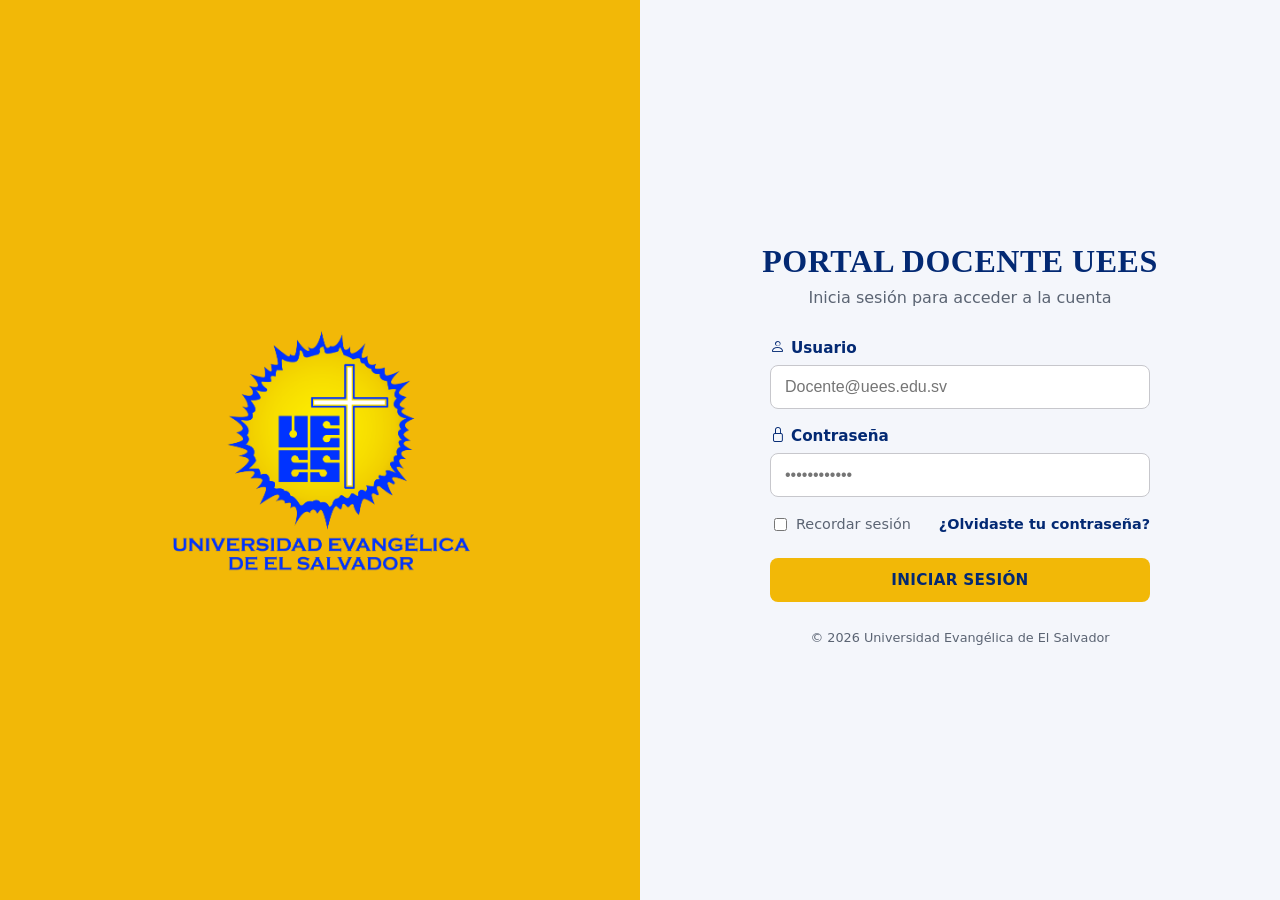
<file: index.html>
<!DOCTYPE html>
<html lang="es">
<head>
<meta charset="UTF-8">
<meta name="viewport" content="width=device-width, initial-scale=1.0">
<title>Portal Docente UEES - Iniciar sesión</title>
<link rel="stylesheet" href="src/css/styles.css">

<link rel="stylesheet" href="https://cdn.jsdelivr.net/npm/bootstrap-icons@1.11.3/font/bootstrap-icons.css">
</head>
<body>
<!-- VISTA: INICIO DE SESION   -->
<section id="view-login" class="screen active">
  <div class="login-wrap">
    <div class="login-brand">
      <div class="brand-logo">
        <img src="src/assets/img/logo-uees.png" alt="Logo Universidad Evangélica de El Salvador" width="325">
      </div>
    </div>
    <div class="login-panel">
      <h1 class="login-title">PORTAL DOCENTE UEES</h1>
      <p class="login-subtitle">Inicia sesión para acceder a la cuenta</p>
      <form id="login-form" novalidate>
        <label class="field">
          <span class="field-label">
            <i class="bi bi-person" aria-hidden="true"></i>
            Usuario
          </span>
          <input type="text" id="login-user" placeholder="Docente@uees.edu.sv" autocomplete="username">
        </label>
        <label class="field">
          <span class="field-label">
            <i class="bi bi-lock" aria-hidden="true"></i>
            Contraseña
          </span>
          <input type="password" id="login-pass" placeholder="••••••••••••" autocomplete="current-password">
        </label>
        <p id="login-error" class="login-error" hidden>Ingresa tu usuario y contraseña para continuar.</p>
        <div class="login-row">
          <label class="checkbox">
            <input type="checkbox" id="login-remember">
            Recordar sesión
          </label>
          <a href="#" class="link">¿Olvidaste tu contraseña?</a>
        </div>
        <button type="submit" class="btn btn-primary btn-block">INICIAR SESIÓN</button>
      </form>
      <p class="login-footer">&copy; 2026 Universidad Evangélica de El Salvador</p>
    </div>
  </div>
</section>
<script src="src/js/main.js"></script>
</body>
</html>
</file>
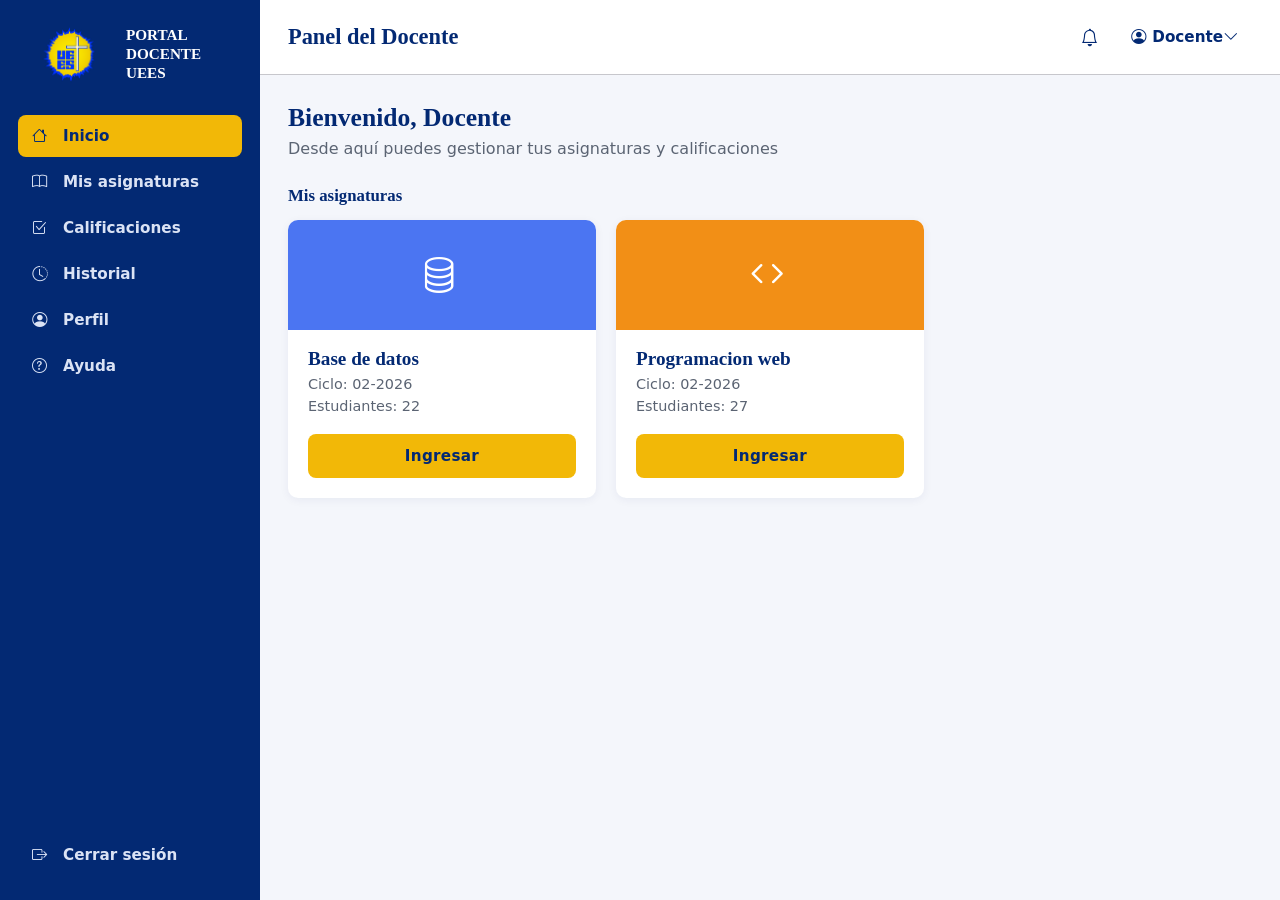
<file: portal-docente.html>
<!DOCTYPE html>
<html lang="es">
<head>
<meta charset="UTF-8">
<meta name="viewport" content="width=device-width, initial-scale=1.0">
<title>Portal Docente UEES - Panel</title>
<link rel="stylesheet" href="src/css/styles.css">

<link rel="stylesheet" href="https://cdn.jsdelivr.net/npm/bootstrap-icons@1.11.3/font/bootstrap-icons.css">
</head>
<body class="app-page">

<div id="mobile-overlay" class="mobile-overlay"></div>

<aside id="sidebar" class="sidebar">
  <div class="sidebar-brand">
    <img src="src/assets/img/isotipo-uees.png" alt="Logo UEES" width="90">
    <span class="sidebar-brand-text">PORTAL<br>DOCENTE<br>UEES</span>
  </div>

  <nav class="sidebar-nav">
    <a href="#" class="nav-item" data-nav="dashboard">
      
      <i class="bi bi-house" aria-hidden="true"></i><span>Inicio</span>
    </a>
    <a href="#" class="nav-item" data-nav="evaluations">
      
      <i class="bi bi-book" aria-hidden="true"></i><span>Mis asignaturas</span>
    </a>
    <a href="#" class="nav-item" data-nav="grades">
      
      <i class="bi bi-check2-square" aria-hidden="true"></i><span>Calificaciones</span>
    </a>
    <a href="#" class="nav-item" data-nav="dashboard">
      
      <i class="bi bi-clock-history" aria-hidden="true"></i><span>Historial</span>
    </a>
    <a href="#" class="nav-item" data-nav="dashboard">
      
      <i class="bi bi-person-circle" aria-hidden="true"></i><span>Perfil</span>
    </a>
    <a href="#" class="nav-item" data-nav="dashboard">
      
      <i class="bi bi-question-circle" aria-hidden="true"></i><span>Ayuda</span>
    </a>
  </nav>

  <button id="logout-btn" class="nav-item nav-item-logout">
    
    <i class="bi bi-box-arrow-right" aria-hidden="true"></i><span>Cerrar sesión</span>
  </button>
</aside>

<div class="main-col">
  <header class="topbar">
    <button id="menu-toggle" class="icon-btn menu-toggle" aria-label="Abrir menú">
      
      <i class="bi bi-list" aria-hidden="true"></i>
    </button>

    <button id="back-btn" class="back-btn" hidden>
      
      <i class="bi bi-arrow-left" aria-hidden="true"></i><span>Volver</span>
    </button>

    <h2 id="topbar-title" class="topbar-title">Base de Datos</h2>

    <div class="topbar-actions">
      <button class="icon-btn" aria-label="Notificaciones">
        
        <i class="bi bi-bell" aria-hidden="true"></i>
      </button>
      <button class="icon-btn user-chip" aria-label="Perfil docente">
        
        <i class="bi bi-person-circle" aria-hidden="true"></i><span>Docente</span>
        
        <i class="bi bi-chevron-down" aria-hidden="true"></i>
      </button>
    </div>
  </header>

  <main class="content">

    <!--  PAGINA: PANEL DEL DOCENTE -->
    <section id="page-dashboard" class="page active">
      <h1 class="page-title">Bienvenido, Docente</h1>
      <p class="page-subtitle">Desde aquí puedes gestionar tus asignaturas y calificaciones</p>

      <h3 class="section-label">Mis asignaturas</h3>

      <div id="subject-cards" class="subject-grid"></div>
    </section>

    <!--PAGINA: SELECCION DE EVALUACION-->
    <section id="page-evaluations" class="page">
      <div class="info-banner">
        <div>
          <h2 id="eval-group-title">Grupo: BD-01</h2>
          <p>
            <i class="bi bi-people" aria-hidden="true"></i><span id="eval-group-count">Estudiantes inscritos: 22</span>
          </p>
        </div>
      </div>

      <h3 class="section-label">Seleccionar evaluación</h3>
      <select id="eval-filter" class="select">
        <option value="all">Todas las evaluaciones</option>
        <option value="Tarea">Tareas</option>
        <option value="Parcial">Parciales</option>
        <option value="Proyecto">Proyectos</option>
      </select>

      
      <table class="eval-table">
        <thead>
          <tr><th>Evaluación</th><th>Tipo</th><th>Fecha</th><th>Acciones</th></tr>
        </thead>
        <tbody id="eval-table-body"></tbody>
      </table>

      <div id="eval-list" class="eval-list"></div>
    </section>

    <!--PAGINA: CARGA DE NOTAS-->
    <section id="page-grades" class="page">
      <div class="info-banner">
        <div>
          <h2 id="grades-group-title">Grupo: BD-01</h2>
          <p>
            <i class="bi bi-journal-text" aria-hidden="true"></i><span id="grades-eval-title">Evaluación: Parcial 1</span>
          </p>
        </div>
        <div class="due-date">
          <i class="bi bi-calendar3" aria-hidden="true"></i><span id="grades-due-date">Fecha límite: 21/08/26</span>
        </div>
      </div>

      <div id="locked-banner" class="info-banner locked" hidden>
        <i class="bi bi-lock" aria-hidden="true"></i>
        <span>Estas calificaciones ya fueron trasladadas y no pueden modificarse.</span>
      </div>

      <table class="grades-table">
        <thead>
          <tr><th>#</th><th>CIF</th><th>Estudiante</th><th>Nota</th><th>Estado</th></tr>
        </thead>
        <tbody id="grades-table-body"></tbody>
      </table>

      <div id="grades-accordion" class="grades-accordion"></div>

      <div class="grades-actions">
        <button id="cancel-grades" class="btn btn-outline">Cancelar</button>
        <button id="save-grades" class="btn btn-primary">
          <i class="bi bi-bookmark" aria-hidden="true"></i>Guardar Calificaciones
        </button>
        <button id="translate-grades" class="btn btn-success">
          <i class="bi bi-arrow-left-right" aria-hidden="true"></i>Trasladar
        </button>
      </div>

      <p class="min-grade-note">
        <i class="bi bi-info-circle" aria-hidden="true"></i>Nota mínima aprobatoria: <span id="min-grade">6.0</span>
      </p>
    </section>

  </main>
</div>

<div id="toast" class="toast" hidden></div>

<script src="src/js/main.js"></script>
</body>
</html>
</file>
<file: src/css/styles.css>
:root{
  --navy: #032973;
  --navy-light: #16357a;
  --gold: #F2B807;
  --gold-dark: #d9a300;
  --bg: #f4f6fb;
  --card-bg: #ffffff;
  --border: #C7C7CC;
  --text: #032973;
  --text-muted: #5b6473;
  --green-bg: #C5FFC4; --green-text: #244F23;
  --red-bg: #FFDEDE;   --red-text: #960F00;
  --amber-bg: #fdead0; --amber-text: #b8720b;
  --radius: 10px;
  --shadow: 0 2px 10px rgba(14,42,94,.06);
  font-size: 16px;
}

*{ box-sizing: border-box; }
html,body{ margin:0; padding:0; }
body{
  font-family: "Segoe UI", system-ui, -apple-system, Arial, sans-serif;
  background: var(--bg);
  color: var(--text);
  -webkit-font-smoothing: antialiased;
}
h1,h2,h3{ font-family: Georgia, "Times New Roman", serif; color: var(--navy); margin: 0; }
a{ color: inherit; text-decoration: none; }
button{ font-family: inherit; cursor: pointer; }


.bi{ margin-right:6px; vertical-align:-0.125em; }


.screen{ display:none; min-height:100vh; }
.screen.active{ display:block; }


#view-login.active{ display:flex; }
.login-wrap{
  display:flex; width:100%; min-height:100vh;
}
.login-brand{
  flex: 0 0 50%;
  background: linear-gradient(160deg, var(--gold) 0%, #F2B807 100%);
  display:flex; flex-direction:column; align-items:center; justify-content:center;
  gap: 20px; padding: 40px;
}
.brand-logo img,
.sidebar-brand img{ object-fit: contain; display:block; }

.brand-name{
  color: var(--navy); font-weight: 700; text-align:center; letter-spacing:.5px;
  font-family: Georgia, serif; line-height:1.4; margin:0;
}
.login-panel{
  flex:1; display:flex; flex-direction:column; align-items:center; justify-content:center;
  padding: 40px 24px; text-align:center;
}
.login-title{ font-size: 2rem; letter-spacing: .5px; }
.login-subtitle{ color: var(--text-muted); margin: 8px 0 32px; }

#login-form{ width:100%; max-width: 380px; text-align:left; }
.field{ display:block; margin-bottom: 18px; }
.field-label{
  display:flex; align-items:center; font-weight:600; color: var(--navy);
  margin-bottom: 8px; font-size:.95rem;
}
.field input{
  width:100%; padding: 12px 14px; border:1px solid var(--border);
  border-radius: 8px; font-size: 1rem; background:#fff;
}
.field input:focus{ outline: 2px solid var(--gold); border-color: var(--gold); }

.login-error{
  background: var(--red-bg); color: var(--red-text); padding:10px 12px;
  border-radius: 8px; font-size:.9rem; margin: -6px 0 16px;
}

.login-row{
  display:flex; align-items:center; justify-content:space-between;
  margin-bottom: 24px; font-size:.9rem;
}
.checkbox{ display:flex; align-items:center; gap:6px; color:var(--text-muted); }
.link{ color: var(--navy); font-weight:600; }
.link:hover{ text-decoration: underline; }

.btn{
  border:none; border-radius: 8px; font-weight:700; padding: 13px 20px;
  font-size: .95rem; letter-spacing:.3px; transition: filter .15s ease, transform .05s ease;
}
.btn:active{ transform: translateY(1px); }
.btn-primary{ background: var(--gold); color: var(--navy); }
.btn-primary:hover{ filter: brightness(0.95); }
.btn-outline{ background:#fff; color: var(--navy); border:1px solid var(--border); }
.btn-outline:hover{ background:#f2f4f8; }
.btn-success{ background: var(--green-text); color:#fff; }
.btn-success:hover{ filter: brightness(0.92); }
.btn:disabled{ opacity:.5; cursor:not-allowed; filter:none; transform:none; }
.btn-block{ display:block; width:100%; }

.login-footer{ margin-top: 28px; color: var(--text-muted); font-size:.8rem; }


body.app-page{ display:flex; min-height:100vh; margin:0; }

.sidebar{
  width: 260px; flex-shrink:0; background: var(--navy); color:#fff;
  display:flex; flex-direction:column; padding: 24px 18px;
  min-height: 100vh;
}
.sidebar-brand{
  display:flex; align-items:center; gap: 12px; margin-bottom: 32px; padding: 0 6px;
}
.sidebar-brand-text{ font-family: Georgia, serif; font-weight:700; font-size:.95rem; line-height:1.25; }

.sidebar-nav{ display:flex; flex-direction:column; gap: 4px; flex:1; }
.nav-item{
  display:flex; align-items:center; gap:10px; padding: 12px 14px;
  border-radius: 8px; color: #dbe3f5; font-weight:600; font-size:.95rem;
  border:none; background:none; text-align:left; width:100%;
}
.nav-item:hover{ background: rgba(255,255,255,.08); color:#fff; }
.nav-item.active{ background: var(--gold); color: var(--navy); }
.nav-item-logout{ margin-top: 12px; color:#dbe3f5; }


.main-col{ flex:1; min-width:0; display:flex; flex-direction:column; }

.topbar{
  display:flex; align-items:center; gap: 14px; background:#fff;
  padding: 18px 28px; border-bottom: 1px solid var(--border);
}
.topbar-title{ font-size: 1.4rem; flex:1; }
.topbar-actions{ display:flex; align-items:center; gap: 10px; }
.icon-btn{
  background:none; border:none; font-size:1.1rem; padding:8px; border-radius:8px; color: var(--navy);
}
.icon-btn:hover{ background: #f2f4f8; }
.user-chip{ display:flex; align-items:center; font-weight:600; font-size:.95rem; }
.menu-toggle{ display:none; }
.back-btn{
  display:flex; align-items:center; gap:6px; background:none; border:none;
  font-weight:700; color: var(--navy); font-size:1rem; padding:6px;
}
.back-btn[hidden]{ display:none; }

.content{ padding: 28px; max-width: 100%; width:100%; margin-left: 0;  margin-right: auto }

.page{ display:none; }
.page.active{ display:block; }

.page-title{ font-size: 1.6rem; }
.page-subtitle{ color: var(--text-muted); margin: 6px 0 28px; }
.section-label{ color: var(--navy); font-size: 1.05rem; margin-bottom: 14px; }


.subject-grid{
  display:grid; grid-template-columns: repeat(auto-fill, minmax(260px, 1fr)); gap: 20px;
}
.subject-card{
  background: var(--card-bg); border-radius: var(--radius); overflow:hidden;
  box-shadow: var(--shadow); display:flex; flex-direction:column;
}
.subject-banner{
  height: 110px; display:flex; align-items:center; justify-content:center; font-size: 2.4rem; color:#fff;
}
.subject-banner.blue{ background: #4B75F2; }
.subject-banner.orange{ background:#F28F16; }
.subject-body{ padding: 18px 20px 20px; display:flex; flex-direction:column; gap:6px; flex:1; }
.subject-body h3{ font-size: 1.2rem; }
.subject-meta{ color: var(--text-muted); font-size:.9rem; }
.subject-body .btn{ margin-top: 14px; }


.info-banner{
  background: #e7edfb; border-radius: var(--radius); padding: 18px 22px;
  display:flex; align-items:center; justify-content:space-between; flex-wrap:wrap; gap:10px;
  margin-bottom: 26px;
}
.info-banner[hidden]{ display:none; }
.info-banner h2{ font-size: 1.3rem; margin-bottom: 6px; }
.info-banner p{ margin:0; color: var(--navy); font-size:.95rem; display:flex; align-items:center; }
.due-date{ display:flex; align-items:center; color: var(--navy); font-weight:600; font-size:.9rem; }

.select{
  width:100%; max-width: 340px; padding: 12px 14px; border-radius: 8px;
  border:1px solid var(--border); background:#fff; font-size:.95rem; margin-bottom: 22px;
}


.eval-table, .grades-table{
  width:100%; border-collapse: collapse; background:#fff; border-radius: var(--radius);
  overflow:hidden; box-shadow: var(--shadow);
}
.eval-table th, .grades-table th{
  text-align:left; background:#f7f8fb; color: var(--navy); font-size:.85rem;
  text-transform: uppercase; letter-spacing:.4px; padding: 14px 18px; border-bottom:1px solid var(--border);
}
.eval-table td, .grades-table td{
  padding: 14px 18px; border-bottom:1px solid var(--border); font-size:.95rem; vertical-align: middle;
}
.eval-table tr:last-child td, .grades-table tr:last-child td{ border-bottom:none; }

.btn-select{ background: var(--gold); color: var(--navy); border:none; padding:9px 18px; border-radius:6px; font-weight:700; font-size:.85rem; }
.btn-select:hover{ filter: brightness(.95); }

.eval-list{ display:none; }


.grade-input-wrap{ display:flex; flex-direction:column; gap:4px; }
.grade-input{
  width: 80px; padding: 8px 10px; border:1px solid var(--border); border-radius:6px; font-size:.95rem; text-align:center;
}
.grade-input:focus{ outline:2px solid var(--gold); border-color: var(--gold); }
.grade-input.input-error{ border-color: var(--red-text); }
.grade-input.input-error:focus{ outline-color: var(--red-text); }
.grade-input:disabled{ background:#f0f1f4; color: var(--text-muted); cursor:not-allowed; }

.field-error{
  color: var(--red-text); font-size:.78rem; margin:0; text-align:left;
}

.info-banner.locked{ background: var(--amber-bg); }
.info-banner.locked span{ color: var(--amber-text); font-weight:600; }
.info-banner.locked i{ margin-right:8px; }

.status-pill{
  display:inline-block; padding: 5px 14px; border-radius: 999px; font-size:.78rem;
  font-weight:700; letter-spacing:.3px;
}
.status-aprobado{ background: var(--green-bg); color: var(--green-text); }
.status-reprobado{ background: var(--red-bg); color: var(--red-text); }
.status-pendiente{ background: var(--amber-bg); color: var(--amber-text); }

.grades-actions{ display:flex; gap: 14px; margin-top: 24px; }
.min-grade-note{
  margin-top: 18px; background:#e7edfb; color: var(--navy); padding: 12px 16px;
  border-radius: 8px; font-size:.9rem; display:flex; align-items:center;
}

.grades-accordion{ display:none; }


.mobile-overlay{
  display:none; position:fixed; inset:0; background:rgba(14,42,94,.45); z-index: 30;
}
.mobile-overlay.active{ display:block; }


.toast{
  position: fixed; bottom: 26px; left:50%; transform: translateX(-50%);
  background: var(--navy); color:#fff; padding: 12px 22px; border-radius: 8px;
  font-size:.9rem; font-weight:600; box-shadow: 0 6px 18px rgba(0,0,0,.2); z-index: 60;
}


@media (max-width: 768px){
  .login-wrap{ flex-direction: column; }
  .login-brand{ flex: 0 0 auto; padding: 28px; }
  .login-brand svg{ width: 64px; height:64px; }
  .login-panel{ padding: 28px 20px 40px; }

  .sidebar{
    position: fixed; top:0; left:0; height: 100vh; z-index: 40;
    transform: translateX(-100%); transition: transform .25s ease;
    box-shadow: 8px 0 24px rgba(0,0,0,.2);
  }
  .sidebar.open{ transform: translateX(0); }

  .menu-toggle{ display:inline-block; }
  .topbar{ padding: 14px 16px; }
  .topbar-title{ font-size: 1.1rem; }
  .user-chip span{ display:none; }
  .content{ padding: 18px 16px 60px; }

  .subject-grid{ grid-template-columns: 1fr; }

  .info-banner{ flex-direction:column; align-items:flex-start; }

  
  .eval-table{ display:none; }
  .eval-list{ display:flex; flex-direction:column; gap:12px; }
  .eval-row{
    background:#fff; border-radius: var(--radius); box-shadow: var(--shadow);
    padding: 14px 16px; display:flex; align-items:center; justify-content:space-between;
  }
  .eval-row-main strong{ display:block; color: var(--navy); font-size:1rem; }
  .eval-row-main span{ color: var(--text-muted); font-size:.85rem; }
  .eval-row-right{ display:flex; align-items:center; gap: 14px; color: var(--text-muted); font-size:.85rem; }
  .eval-row-right .bi{ color: var(--navy); font-size:1.3rem; margin-right:0; }

 
  .grades-table{ display:none; }
  .grades-accordion{ display:flex; flex-direction:column; gap:12px; }
  .grade-card{
    background:#fff; border-radius: var(--radius); box-shadow: var(--shadow); overflow:hidden;
  }
  .grade-card-header{
    display:flex; align-items:center; justify-content:space-between; padding: 14px 16px;
    border:none; background:none; width:100%; text-align:left;
  }
  .grade-card-header strong{ color: var(--navy); font-size:1rem; }
  .grade-card-header .cif{ display:block; color: var(--text-muted); font-size:.8rem; font-weight:400; }
  .grade-card-body{
    display:none; padding: 0 16px 18px; flex-direction:column; gap: 14px;
  }
  .grade-card.open .grade-card-body{ display:flex; }
  .grade-card.open .chev{ transform: rotate(180deg); }
  .chev{ transition: transform .15s ease; color: var(--navy); }
  .grade-card-field label{
    display:block; font-weight:700; color: var(--navy); font-size:.85rem; margin-bottom:6px;
  }
  .grade-card .grade-input{ width: 100%; }

  .grades-actions{ flex-direction:column; }
  .grades-actions .btn{ width:100%; }
}
</file>
